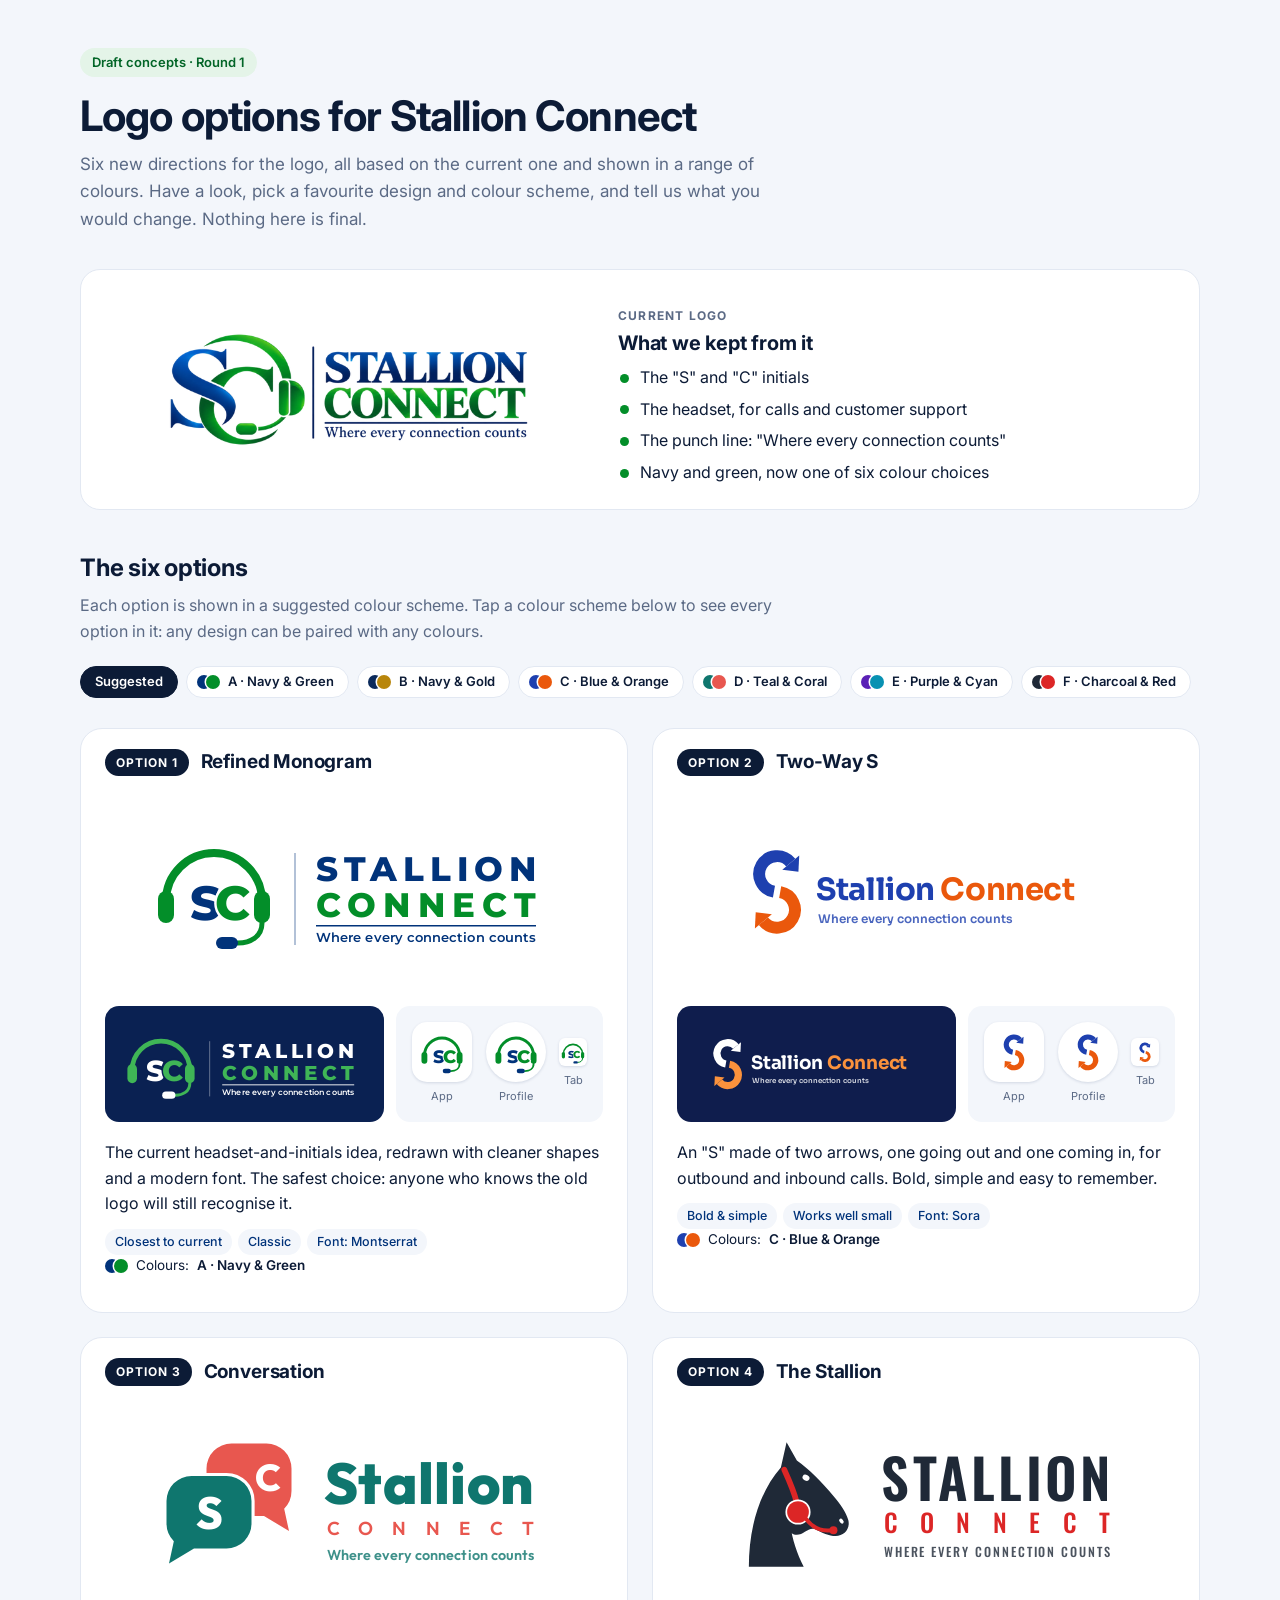
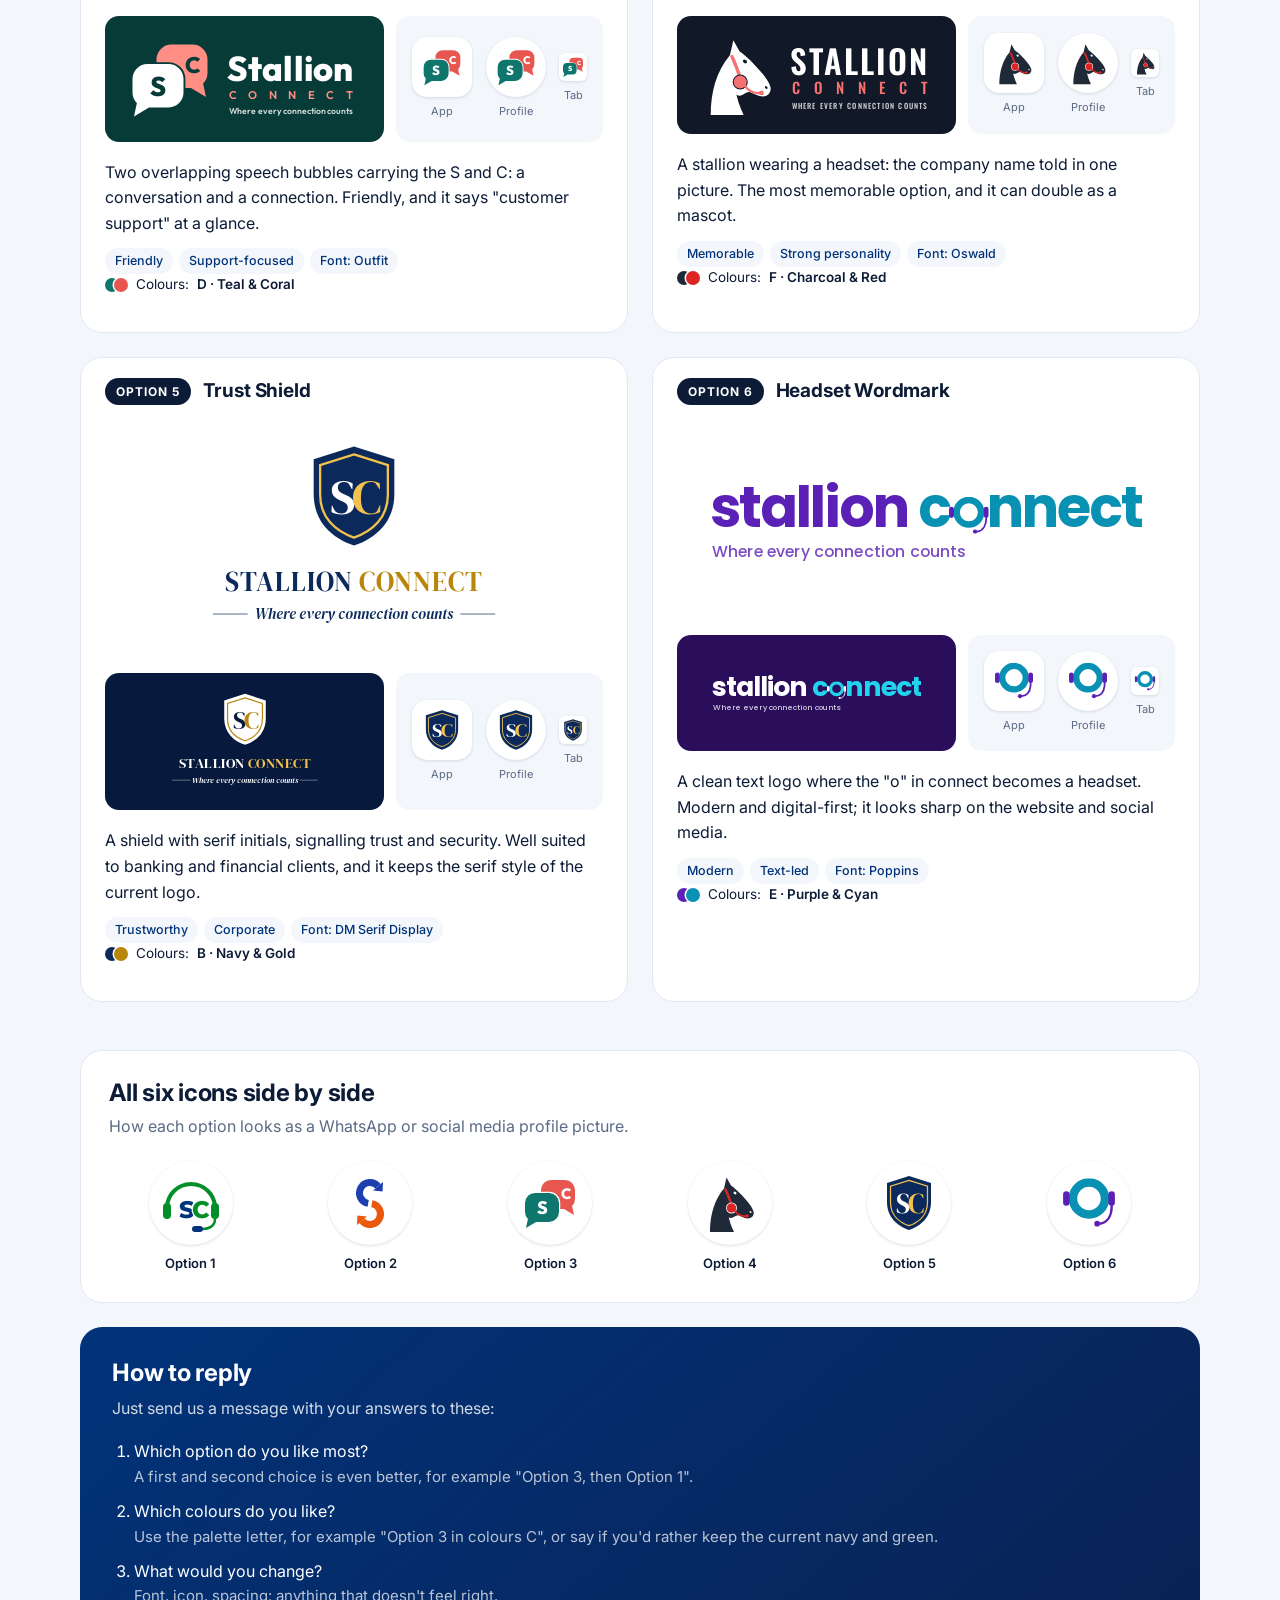
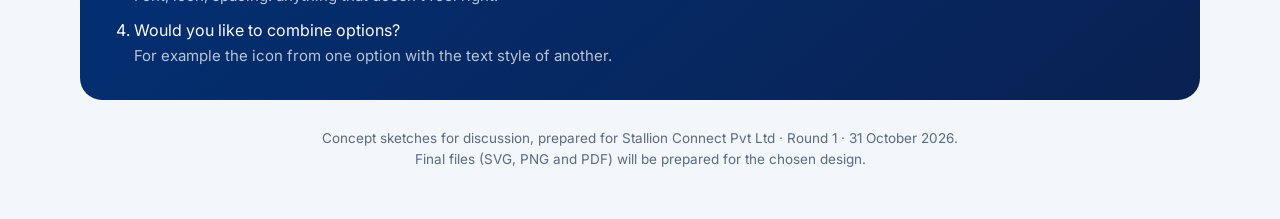
<file: logo-options.html>
<!DOCTYPE html>
<html lang="en">
<head>
  <meta charset="UTF-8">
  <meta name="viewport" content="width=device-width, initial-scale=1">
  <meta name="robots" content="noindex">
  <title>Logo Options · Stallion Connect</title>
  <meta name="description" content="Round 1 logo concepts for Stallion Connect Pvt Ltd.">
  <link rel="icon" href="favicon.ico" sizes="any">
  <link rel="preconnect" href="https://fonts.googleapis.com">
  <link rel="preconnect" href="https://fonts.gstatic.com" crossorigin>
  <link rel="stylesheet" href="https://fonts.googleapis.com/css2?family=DM+Serif+Display:ital@0;1&amp;family=Inter:wght@400;500;600;700&amp;family=Montserrat:wght@600;700;800&amp;family=Oswald:wght@500;600&amp;family=Outfit:wght@600;800&amp;family=Poppins:wght@500;700&amp;family=Sora:wght@600;700&amp;display=swap">
  <style>
    :root {
      --ink: #0c1b36;
      --text: #33415c;
      --muted: #5b6a85;
      --line: #e2e8f2;
      --page: #f3f6fb;
      --navy: #01337a;
      --navy-deep: #0a2152;
      --green: #038e29;
      --green-soft: #e4f4e8;
    }

    /* Colour palettes: --p main colour, --a accent, --ab brighter accent, --deep dark background */
    :root, .pal-a { --p: #01337a; --a: #038e29; --ab: #3fb556; --deep: #0a2152; }
    .pal-b { --p: #0b2a5b; --a: #b8860b; --ab: #f2c14e; --deep: #071a3d; }
    .pal-c { --p: #1e40af; --a: #ea580c; --ab: #fb923c; --deep: #0f1d4d; }
    .pal-d { --p: #0f766e; --a: #e8574f; --ab: #ff8f85; --deep: #073b37; }
    .pal-e { --p: #5b21b6; --a: #0891b2; --ab: #22d3ee; --deep: #2a0e5c; }
    .pal-f { --p: #1f2937; --a: #dc2626; --ab: #f87171; --deep: #111827; }

    /* Logo colour sets: every logo reads --n, --g, --gk, --bg and --k, built from the palette above */
    .light { --n: var(--p); --g: var(--a); --gk: var(--ab); --bg: #fff; --k: #fff; }
    .dark { --n: #fff; --g: var(--ab); --gk: var(--a); --bg: var(--deep); --k: var(--deep); }

    * { box-sizing: border-box; }
    body {
      margin: 0;
      background: var(--page);
      color: var(--text);
      font: 16px/1.6 Inter, system-ui, -apple-system, "Segoe UI", Roboto, sans-serif;
      -webkit-font-smoothing: antialiased;
    }
    h1, h2, h3 { margin: 0; color: var(--ink); line-height: 1.2; letter-spacing: -0.01em; }
    svg { display: block; }
    .wrap { width: min(100% - 32px, 1120px); margin-inline: auto; }

    /* Intro */
    .top { padding: 48px 0 8px; }
    .pill {
      display: inline-block;
      padding: 4px 12px;
      border-radius: 999px;
      background: var(--green-soft);
      color: #026527;
      font-size: 13px;
      font-weight: 600;
    }
    .top h1 { margin: 14px 0 10px; font-size: clamp(28px, 4.2vw, 42px); letter-spacing: -0.02em; }
    .top p { max-width: 66ch; margin: 0; font-size: 17px; color: var(--muted); }

    .current {
      display: grid;
      grid-template-columns: minmax(0, 1fr) minmax(0, 1.15fr);
      gap: 28px;
      align-items: center;
      margin: 28px 0 44px;
      padding: 24px 28px;
      background: #fff;
      border: 1px solid var(--line);
      border-radius: 20px;
    }
    .current img { width: 100%; max-width: 360px; height: auto; margin-inline: auto; }
    .label { margin-bottom: 6px; font-size: 12px; font-weight: 700; letter-spacing: .1em; text-transform: uppercase; color: var(--muted); }
    .current h2 { margin-bottom: 10px; font-size: 20px; }
    .kept { display: grid; gap: 6px; margin: 0; padding: 0; list-style: none; }
    .kept li { position: relative; padding-left: 22px; color: var(--ink); }
    .kept li::before {
      content: "";
      position: absolute;
      top: .55em;
      left: 2px;
      width: 9px;
      height: 9px;
      border-radius: 50%;
      background: var(--green);
    }

    /* Option cards */
    .section-title { margin: 0 0 18px; font-size: 24px; }
    .options { display: grid; grid-template-columns: repeat(2, minmax(0, 1fr)); gap: 24px; }

    .option {
      display: flex;
      flex-direction: column;
      overflow: hidden;
      background: #fff;
      border: 1px solid var(--line);
      border-radius: 22px;
      scroll-margin-top: 72px; /* clears the sticky colour bar */
    }
    .option-head { display: flex; align-items: center; gap: 12px; padding: 20px 24px 0; }
    .num {
      flex: none;
      padding: 4px 11px;
      border-radius: 999px;
      background: var(--ink);
      color: #fff;
      font-size: 12px;
      font-weight: 700;
      letter-spacing: .08em;
      text-transform: uppercase;
    }
    .option-head h2 { font-size: 19px; }

    .stage { display: grid; place-items: center; container-type: inline-size; }
    .stage.dark { background: var(--bg); }
    .stage.main { min-height: 230px; padding: 36px 32px; }
    .stage.main svg { width: 100%; max-width: 400px; height: auto; }
    .stage.main svg.tall { max-width: 330px; }

    .variants { display: grid; grid-template-columns: minmax(0, 1.35fr) minmax(0, 1fr); gap: 12px; padding: 0 24px; }
    .variants .stage { min-height: 116px; padding: 18px; border-radius: 14px; }
    .variants .stage svg { width: 100%; max-width: 240px; height: auto; }
    .variants .stage svg.tall { max-width: 170px; }

    .icons {
      display: flex;
      align-items: center;
      justify-content: space-evenly;
      gap: 10px;
      padding: 12px;
      background: var(--page);
      border-radius: 14px;
    }
    .icon-demo { display: grid; justify-items: center; gap: 6px; font-size: 11px; color: var(--muted); }
    .tile { display: grid; place-items: center; background: #fff; box-shadow: 0 1px 3px rgb(10 33 82 / .14); }
    .tile.app { width: 60px; height: 60px; padding: 8px; border-radius: 15px; }
    .tile.dp { width: 60px; height: 60px; padding: 8px; border-radius: 50%; }
    .tile.fav { width: 28px; height: 28px; padding: 2px; border-radius: 6px; }
    .tile svg { width: 100%; height: 100%; }

    .desc { padding: 18px 24px 24px; }
    .desc p { margin: 0 0 12px; color: var(--ink); }
    .tags { display: flex; flex-wrap: wrap; gap: 6px; margin: 0; padding: 0; list-style: none; }
    .tags li { padding: 3px 10px; border-radius: 999px; background: var(--page); color: var(--navy); font-size: 12.5px; font-weight: 500; }
    .pal-note { display: flex; align-items: center; gap: 8px; margin: 14px 0 0; font-size: 13.5px; color: var(--muted); }
    .pal-note strong { font-weight: 600; color: var(--ink); }

    /* Colour switcher */
    .palette-intro { max-width: 70ch; margin: -8px 0 12px; color: var(--muted); }
    .palette-bar {
      position: sticky;
      top: 0;
      z-index: 10;
      display: flex;
      gap: 8px;
      margin: 0 0 20px;
      padding: 10px 0;
      overflow-x: auto;
      background: rgb(243 246 251 / .94);
      -webkit-backdrop-filter: blur(8px);
      backdrop-filter: blur(8px);
      scrollbar-width: none;
    }
    .palette-bar::-webkit-scrollbar { display: none; }
    .palette-bar button {
      display: inline-flex;
      flex: none;
      align-items: center;
      gap: 8px;
      padding: 7px 14px 7px 10px;
      border: 1px solid var(--line);
      border-radius: 999px;
      background: #fff;
      color: var(--ink);
      font: 600 13px/1.2 Inter, system-ui, sans-serif;
      white-space: nowrap;
      cursor: pointer;
    }
    .palette-bar button:first-child { padding-left: 14px; }
    .palette-bar button:hover { border-color: var(--ink); }
    .palette-bar button:focus-visible { outline: 3px solid var(--green); outline-offset: 2px; }
    .palette-bar button[aria-pressed="true"] { border-color: var(--ink); background: var(--ink); color: #fff; }

    /* Two-dot swatch showing the palette's main colour and accent */
    .sw { display: inline-flex; flex: none; }
    .sw::before, .sw::after { content: ""; width: 14px; height: 14px; border-radius: 50%; background: var(--p); box-shadow: 0 0 0 1.5px #fff; }
    .sw::after { margin-left: -5px; background: var(--a); }

    /* Option 6 is a typed wordmark, so it is built in HTML */
    .wm6 {
      display: flex;
      align-items: baseline;
      font-family: Poppins, sans-serif;
      font-weight: 700;
      font-size: 11.5cqi;
      line-height: 1;
      letter-spacing: -0.035em;
      white-space: nowrap;
    }
    .wm6 .n { color: var(--n); }
    .wm6 .g { color: var(--g); }
    /* Ring = 100 of 122 units tall = 0.56em (x-height); shifted down so the ring, not the mic, sits on the baseline */
    .stage .wm6 .o { display: inline-block; width: .717em; max-width: none; height: .683em; margin: 0 -.025em; transform: translateY(.123em); }
    .variants .wm6 { font-size: 11cqi; }
    .wm6-lockup { display: grid; justify-items: start; }
    .wm6-tag { margin: .5em 0 0 .15em; font: 500 3.3cqi/1 Poppins, sans-serif; letter-spacing: .01em; color: var(--n); opacity: .8; }
    .variants .wm6-tag { font-size: 3.15cqi; }

    /* Comparison */
    .compare { margin: 48px 0 0; padding: 28px; background: #fff; border: 1px solid var(--line); border-radius: 22px; }
    .compare > p { margin: 6px 0 22px; color: var(--muted); }
    .dp-row { display: grid; grid-template-columns: repeat(6, minmax(0, 1fr)); gap: 16px; }
    .dp-row figure { display: grid; justify-items: center; gap: 8px; margin: 0; }
    .dp-row .tile.dp { width: 84px; height: 84px; padding: 12px; }
    .dp-row figcaption { font-size: 13px; font-weight: 600; color: var(--ink); }

    /* Feedback */
    .feedback {
      margin: 24px 0 0;
      padding: 32px;
      border-radius: 22px;
      background: linear-gradient(140deg, var(--navy) 0%, var(--navy-deep) 100%);
      color: rgb(255 255 255 / .82);
    }
    .feedback h2 { color: #fff; font-size: 24px; }
    .feedback > p { margin: 8px 0 18px; }
    .feedback ol { display: grid; gap: 10px; margin: 0; padding-left: 22px; }
    .feedback li { color: #fff; }
    .feedback li span { display: block; color: rgb(255 255 255 / .72); font-size: 15px; }

    footer { padding: 28px 0 48px; font-size: 13.5px; color: var(--muted); text-align: center; }

    @media (max-width: 900px) {
      .options { grid-template-columns: minmax(0, 1fr); }
      .current { grid-template-columns: minmax(0, 1fr); }
    }
    @media (max-width: 560px) {
      .top { padding-top: 32px; }
      .stage.main { min-height: 180px; padding: 28px 20px; }
      .option-head, .desc { padding-inline: 18px; }
      .variants { grid-template-columns: minmax(0, 1fr); padding: 0 18px; }
      .dp-row { grid-template-columns: repeat(3, minmax(0, 1fr)); }
      .compare, .feedback { padding: 22px 18px; }
    }
  </style>
</head>
<body>
  <!-- Logo artwork. Each logo is a symbol that reads its colours from the
       --n (navy part), --g (green part), --bg (background) and --k (cut-out) variables. -->
  <svg width="0" height="0" style="position:absolute" aria-hidden="true">
    <defs>
      <!-- Option 1: refined monogram -->
      <symbol id="o1-icon" viewBox="0 0 120 120">
        <path d="M12 70A48 48 0 0 1 108 70" fill="none" stroke-width="8" stroke-linecap="round" style="stroke:var(--g)"/>
        <rect x="4" y="60" width="16" height="32" rx="8" style="fill:var(--g)"/>
        <rect x="100" y="60" width="16" height="32" rx="8" style="fill:var(--g)"/>
        <path d="M108 92C108 106 96 112 84 112" fill="none" stroke-width="5" stroke-linecap="round" style="stroke:var(--g)"/>
        <rect x="62" y="106" width="22" height="12" rx="6" style="fill:var(--n)"/>
        <text x="63" y="89" text-anchor="middle" font-family="Montserrat" font-weight="800" font-size="48" letter-spacing="-6" stroke-width="5" paint-order="stroke" style="stroke:var(--bg)"><tspan style="fill:var(--n)">S</tspan><tspan style="fill:var(--g)">C</tspan></text>
      </symbol>
      <symbol id="o1-logo" viewBox="0 0 400 120">
        <use href="#o1-icon" width="120" height="120"/>
        <rect x="140" y="22" width="2" height="92" opacity=".3" style="fill:var(--n)"/>
        <text x="162" y="50" font-family="Montserrat" font-weight="800" font-size="34" textLength="220" lengthAdjust="spacing" style="fill:var(--n)">STALLION</text>
        <text x="162" y="86" font-family="Montserrat" font-weight="800" font-size="34" textLength="220" lengthAdjust="spacing" style="fill:var(--g)">CONNECT</text>
        <rect x="162" y="94" width="220" height="1.5" style="fill:var(--n)"/>
        <text x="162" y="111" font-family="Montserrat" font-weight="600" font-size="12.5" textLength="220" lengthAdjust="spacing" style="fill:var(--n)">Where every connection counts</text>
      </symbol>

      <!-- Option 2: two-way S (inbound and outbound arrows) -->
      <symbol id="o2-icon" viewBox="0 0 120 120">
        <path d="M76.09 26.5A21 21 0 1 0 56.35 60.68" fill="none" stroke-width="14" style="stroke:var(--n)"/>
        <path d="M63.65 61.32A21 21 0 1 1 43.91 95.5" fill="none" stroke-width="14" style="stroke:var(--g)"/>
        <path d="M85.09 37.22 66.13 34.86 86.05 18.14Z" style="fill:var(--n)"/>
        <path d="M34.91 84.78 53.87 87.14 33.95 103.86Z" style="fill:var(--g)"/>
      </symbol>
      <symbol id="o2-logo" viewBox="0 0 470 120">
        <use href="#o2-icon" width="120" height="120"/>
        <text x="106" y="70" font-family="Sora" font-weight="700" font-size="36" letter-spacing="-0.5"><tspan style="fill:var(--n)">Stallion</tspan><tspan style="fill:var(--g)"> Connect</tspan></text>
        <text x="108" y="97" font-family="Sora" font-weight="600" font-size="14" opacity=".8" style="fill:var(--n)">Where every connection counts</text>
      </symbol>

      <!-- Option 3: conversation bubbles -->
      <symbol id="o3-icon" viewBox="0 0 120 120">
        <path d="M62 14H90A20 20 0 0 1 110 34V52A20 20 0 0 1 104.14 66.14L108 84L88 72H62A20 20 0 0 1 42 52V34A20 20 0 0 1 62 14Z" style="fill:var(--g)"/>
        <text x="91" y="52" text-anchor="middle" font-family="Outfit" font-weight="800" font-size="30" style="fill:var(--k)">C</text>
        <path d="M30 40H58A20 20 0 0 1 78 60V78A20 20 0 0 1 58 98H32L12 110L15.86 92.14A20 20 0 0 1 10 78V60A20 20 0 0 1 30 40Z" stroke-width="5" stroke-linejoin="round" paint-order="stroke" style="fill:var(--n);stroke:var(--bg)"/>
        <text x="44" y="82" text-anchor="middle" font-family="Outfit" font-weight="800" font-size="36" style="fill:var(--k)">S</text>
      </symbol>
      <symbol id="o3-logo" viewBox="0 0 320 120">
        <use href="#o3-icon" width="120" height="120"/>
        <text x="136" y="62" font-family="Outfit" font-weight="800" font-size="46" textLength="168" lengthAdjust="spacing" style="fill:var(--n)">Stallion</text>
        <text x="138" y="87" font-family="Outfit" font-weight="600" font-size="15" textLength="166" lengthAdjust="spacing" style="fill:var(--g)">CONNECT</text>
        <text x="138" y="107" font-family="Outfit" font-weight="600" font-size="11.5" textLength="166" lengthAdjust="spacing" opacity=".8" style="fill:var(--n)">Where every connection counts</text>
      </symbol>

      <!-- Option 4: stallion with headset -->
      <symbol id="o4-icon" viewBox="0 0 120 120">
        <path d="M20 118C20 86 28 54 48 31L53 9L62 25C72 32 84 44 94 56C100 63 105 70 107 77C109 85 103 91 96 91C90 91 84 88 78 85C72 83 68 90 62 90C56 90 54 84 56 80C58 94 62 106 68 118Z" style="fill:var(--n)"/>
        <ellipse cx="70" cy="40" rx="3.2" ry="2.5" transform="rotate(30 70 40)" style="fill:var(--k)"/>
        <ellipse cx="101" cy="78" rx="2.4" ry="1.6" transform="rotate(50 101 78)" style="fill:var(--k)"/>
        <path d="M51 33C56 44 60 54 62 62" fill="none" stroke-width="5" stroke-linecap="round" style="stroke:var(--g)"/>
        <circle cx="63" cy="70" r="9.5" stroke-width="3" paint-order="stroke" style="fill:var(--g);stroke:var(--bg)"/>
        <path d="M70 76C76 84 84 87 92 86" fill="none" stroke-width="3.5" stroke-linecap="round" style="stroke:var(--g)"/>
        <circle cx="94" cy="86" r="3.5" style="fill:var(--g)"/>
      </symbol>
      <symbol id="o4-logo" viewBox="0 0 350 120">
        <use href="#o4-icon" width="120" height="120"/>
        <text x="136" y="60" font-family="Oswald" font-weight="600" font-size="48" textLength="200" lengthAdjust="spacing" style="fill:var(--n)">STALLION</text>
        <text x="138" y="88" font-family="Oswald" font-weight="500" font-size="22" textLength="198" lengthAdjust="spacing" style="fill:var(--g)">CONNECT</text>
        <text x="138" y="109" font-family="Oswald" font-weight="500" font-size="11" textLength="198" lengthAdjust="spacing" opacity=".8" style="fill:var(--n)">WHERE EVERY CONNECTION COUNTS</text>
      </symbol>

      <!-- Option 5: trust shield (vertical layout) -->
      <symbol id="o5-icon" viewBox="0 0 120 120">
        <path d="M60 6L104 20V58C104 88 84 106 60 114C36 106 16 88 16 58V20Z" style="fill:var(--n)"/>
        <path d="M60 6L104 20V58C104 88 84 106 60 114C36 106 16 88 16 58V20Z" fill="none" stroke-width="3" transform="translate(60 60) scale(.84) translate(-60 -60)" style="stroke:var(--gk)"/>
        <text x="60" y="80" text-anchor="middle" font-family="DM Serif Display" font-size="54" letter-spacing="-4"><tspan style="fill:var(--k)">S</tspan><tspan style="fill:var(--gk)">C</tspan></text>
      </symbol>
      <symbol id="o5-logo" viewBox="0 0 360 214">
        <use href="#o5-icon" x="120" width="120" height="120"/>
        <text x="180" y="164" text-anchor="middle" font-family="DM Serif Display" font-size="30" letter-spacing="1"><tspan style="fill:var(--n)">STALLION</tspan><tspan style="fill:var(--g)"> CONNECT</tspan></text>
        <rect x="26" y="188" width="38" height="1.5" opacity=".5" style="fill:var(--n)"/>
        <rect x="296" y="188" width="38" height="1.5" opacity=".5" style="fill:var(--n)"/>
        <text x="180" y="194" text-anchor="middle" font-family="DM Serif Display" font-style="italic" font-size="16" style="fill:var(--n)">Where every connection counts</text>
      </symbol>

      <!-- Option 6: headset "o". The ring (0–100) matches Poppins Bold's x-height and stroke;
           the wordmark itself is HTML text -->
      <symbol id="o6-o" viewBox="-14 0 128 122">
        <circle cx="50" cy="50" r="39.5" fill="none" stroke-width="21" style="stroke:var(--g)"/>
        <rect x="-14" y="32" width="16" height="36" rx="8" style="fill:var(--n)"/>
        <rect x="98" y="32" width="16" height="36" rx="8" style="fill:var(--n)"/>
        <path d="M106 68C106 92 96 110 76 112" fill="none" stroke-width="6" stroke-linecap="round" style="stroke:var(--n)"/>
        <circle cx="70" cy="112" r="7" style="fill:var(--n)"/>
      </symbol>
      <symbol id="o6-icon" viewBox="-24 -13 148 148">
        <use href="#o6-o" x="-14" width="128" height="122"/>
      </symbol>
    </defs>
  </svg>

  <header class="top wrap">
    <span class="pill">Draft concepts · Round 1</span>
    <h1>Logo options for Stallion Connect</h1>
    <p>Six new directions for the logo, all based on the current one and shown in a range of colours. Have a look, pick a favourite design and colour scheme, and tell us what you would change. Nothing here is final.</p>
  </header>

  <main class="wrap">
    <section class="current" aria-labelledby="current-title">
      <img src="assets/img/logo.png" alt="Current Stallion Connect logo" width="577" height="180">
      <div>
        <p class="label">Current logo</p>
        <h2 id="current-title">What we kept from it</h2>
        <ul class="kept">
          <li>The "S" and "C" initials</li>
          <li>The headset, for calls and customer support</li>
          <li>The punch line: "Where every connection counts"</li>
          <li>Navy and green, now one of six colour choices</li>
        </ul>
      </div>
    </section>

    <h2 class="section-title">The six options</h2>
    <p class="palette-intro">Each option is shown in a suggested colour scheme. Tap a colour scheme below to see every option in it: any design can be paired with any colours.</p>
    <div class="palette-bar" role="group" aria-label="Colour schemes">
      <button type="button" data-pal="" aria-pressed="true">Suggested</button>
      <button type="button" class="pal-a" data-pal="a" aria-pressed="false"><span class="sw"></span>A · Navy &amp; Green</button>
      <button type="button" class="pal-b" data-pal="b" aria-pressed="false"><span class="sw"></span>B · Navy &amp; Gold</button>
      <button type="button" class="pal-c" data-pal="c" aria-pressed="false"><span class="sw"></span>C · Blue &amp; Orange</button>
      <button type="button" class="pal-d" data-pal="d" aria-pressed="false"><span class="sw"></span>D · Teal &amp; Coral</button>
      <button type="button" class="pal-e" data-pal="e" aria-pressed="false"><span class="sw"></span>E · Purple &amp; Cyan</button>
      <button type="button" class="pal-f" data-pal="f" aria-pressed="false"><span class="sw"></span>F · Charcoal &amp; Red</button>
    </div>
    <div class="options">

      <!-- Option 1 -->
      <article class="option pal-a" id="option-1" data-pal-default="a">
        <div class="option-head"><span class="num">Option 1</span><h2>Refined Monogram</h2></div>
        <div class="stage main light"><svg viewBox="0 0 400 120" role="img" aria-label="Option 1 logo"><use href="#o1-logo" width="400" height="120"/></svg></div>
        <div class="variants">
          <div class="stage dark"><svg viewBox="0 0 400 120" aria-hidden="true"><use href="#o1-logo" width="400" height="120"/></svg></div>
          <div class="icons light">
            <div class="icon-demo"><div class="tile app"><svg viewBox="0 0 120 120"><use href="#o1-icon" width="120" height="120"/></svg></div>App</div>
            <div class="icon-demo"><div class="tile dp"><svg viewBox="0 0 120 120"><use href="#o1-icon" width="120" height="120"/></svg></div>Profile</div>
            <div class="icon-demo"><div class="tile fav"><svg viewBox="0 0 120 120"><use href="#o1-icon" width="120" height="120"/></svg></div>Tab</div>
          </div>
        </div>
        <div class="desc">
          <p>The current headset-and-initials idea, redrawn with cleaner shapes and a modern font. The safest choice: anyone who knows the old logo will still recognise it.</p>
          <ul class="tags"><li>Closest to current</li><li>Classic</li><li>Font: Montserrat</li></ul>
          <p class="pal-note"><span class="sw"></span>Colours: <strong class="pal-name">A · Navy &amp; Green</strong></p>
        </div>
      </article>

      <!-- Option 2 -->
      <article class="option pal-c" id="option-2" data-pal-default="c">
        <div class="option-head"><span class="num">Option 2</span><h2>Two-Way S</h2></div>
        <div class="stage main light"><svg viewBox="0 0 470 120" role="img" aria-label="Option 2 logo"><use href="#o2-logo" width="470" height="120"/></svg></div>
        <div class="variants">
          <div class="stage dark"><svg viewBox="0 0 470 120" aria-hidden="true"><use href="#o2-logo" width="470" height="120"/></svg></div>
          <div class="icons light">
            <div class="icon-demo"><div class="tile app"><svg viewBox="0 0 120 120"><use href="#o2-icon" width="120" height="120"/></svg></div>App</div>
            <div class="icon-demo"><div class="tile dp"><svg viewBox="0 0 120 120"><use href="#o2-icon" width="120" height="120"/></svg></div>Profile</div>
            <div class="icon-demo"><div class="tile fav"><svg viewBox="0 0 120 120"><use href="#o2-icon" width="120" height="120"/></svg></div>Tab</div>
          </div>
        </div>
        <div class="desc">
          <p>An "S" made of two arrows, one going out and one coming in, for outbound and inbound calls. Bold, simple and easy to remember.</p>
          <ul class="tags"><li>Bold &amp; simple</li><li>Works well small</li><li>Font: Sora</li></ul>
          <p class="pal-note"><span class="sw"></span>Colours: <strong class="pal-name">C · Blue &amp; Orange</strong></p>
        </div>
      </article>

      <!-- Option 3 -->
      <article class="option pal-d" id="option-3" data-pal-default="d">
        <div class="option-head"><span class="num">Option 3</span><h2>Conversation</h2></div>
        <div class="stage main light"><svg viewBox="0 0 320 120" role="img" aria-label="Option 3 logo"><use href="#o3-logo" width="320" height="120"/></svg></div>
        <div class="variants">
          <div class="stage dark"><svg viewBox="0 0 320 120" aria-hidden="true"><use href="#o3-logo" width="320" height="120"/></svg></div>
          <div class="icons light">
            <div class="icon-demo"><div class="tile app"><svg viewBox="0 0 120 120"><use href="#o3-icon" width="120" height="120"/></svg></div>App</div>
            <div class="icon-demo"><div class="tile dp"><svg viewBox="0 0 120 120"><use href="#o3-icon" width="120" height="120"/></svg></div>Profile</div>
            <div class="icon-demo"><div class="tile fav"><svg viewBox="0 0 120 120"><use href="#o3-icon" width="120" height="120"/></svg></div>Tab</div>
          </div>
        </div>
        <div class="desc">
          <p>Two overlapping speech bubbles carrying the S and C: a conversation and a connection. Friendly, and it says "customer support" at a glance.</p>
          <ul class="tags"><li>Friendly</li><li>Support-focused</li><li>Font: Outfit</li></ul>
          <p class="pal-note"><span class="sw"></span>Colours: <strong class="pal-name">D · Teal &amp; Coral</strong></p>
        </div>
      </article>

      <!-- Option 4 -->
      <article class="option pal-f" id="option-4" data-pal-default="f">
        <div class="option-head"><span class="num">Option 4</span><h2>The Stallion</h2></div>
        <div class="stage main light"><svg viewBox="0 0 350 120" role="img" aria-label="Option 4 logo"><use href="#o4-logo" width="350" height="120"/></svg></div>
        <div class="variants">
          <div class="stage dark"><svg viewBox="0 0 350 120" aria-hidden="true"><use href="#o4-logo" width="350" height="120"/></svg></div>
          <div class="icons light">
            <div class="icon-demo"><div class="tile app"><svg viewBox="0 0 120 120"><use href="#o4-icon" width="120" height="120"/></svg></div>App</div>
            <div class="icon-demo"><div class="tile dp"><svg viewBox="0 0 120 120"><use href="#o4-icon" width="120" height="120"/></svg></div>Profile</div>
            <div class="icon-demo"><div class="tile fav"><svg viewBox="0 0 120 120"><use href="#o4-icon" width="120" height="120"/></svg></div>Tab</div>
          </div>
        </div>
        <div class="desc">
          <p>A stallion wearing a headset: the company name told in one picture. The most memorable option, and it can double as a mascot.</p>
          <ul class="tags"><li>Memorable</li><li>Strong personality</li><li>Font: Oswald</li></ul>
          <p class="pal-note"><span class="sw"></span>Colours: <strong class="pal-name">F · Charcoal &amp; Red</strong></p>
        </div>
      </article>

      <!-- Option 5 -->
      <article class="option pal-b" id="option-5" data-pal-default="b">
        <div class="option-head"><span class="num">Option 5</span><h2>Trust Shield</h2></div>
        <div class="stage main light"><svg class="tall" viewBox="0 0 360 214" role="img" aria-label="Option 5 logo"><use href="#o5-logo" width="360" height="214"/></svg></div>
        <div class="variants">
          <div class="stage dark"><svg class="tall" viewBox="0 0 360 214" aria-hidden="true"><use href="#o5-logo" width="360" height="214"/></svg></div>
          <div class="icons light">
            <div class="icon-demo"><div class="tile app"><svg viewBox="0 0 120 120"><use href="#o5-icon" width="120" height="120"/></svg></div>App</div>
            <div class="icon-demo"><div class="tile dp"><svg viewBox="0 0 120 120"><use href="#o5-icon" width="120" height="120"/></svg></div>Profile</div>
            <div class="icon-demo"><div class="tile fav"><svg viewBox="0 0 120 120"><use href="#o5-icon" width="120" height="120"/></svg></div>Tab</div>
          </div>
        </div>
        <div class="desc">
          <p>A shield with serif initials, signalling trust and security. Well suited to banking and financial clients, and it keeps the serif style of the current logo.</p>
          <ul class="tags"><li>Trustworthy</li><li>Corporate</li><li>Font: DM Serif Display</li></ul>
          <p class="pal-note"><span class="sw"></span>Colours: <strong class="pal-name">B · Navy &amp; Gold</strong></p>
        </div>
      </article>

      <!-- Option 6 -->
      <article class="option pal-e" id="option-6" data-pal-default="e">
        <div class="option-head"><span class="num">Option 6</span><h2>Headset Wordmark</h2></div>
        <div class="stage main light">
          <div class="wm6-lockup" role="img" aria-label="Option 6 logo: stallion connect, where every connection counts">
            <div class="wm6"><span class="n">stallion</span>&nbsp;<span class="g">c</span><svg class="o" viewBox="-14 0 128 122" aria-hidden="true"><use href="#o6-o" x="-14" width="128" height="122"/></svg><span class="g">nnect</span></div>
            <p class="wm6-tag">Where every connection counts</p>
          </div>
        </div>
        <div class="variants">
          <div class="stage dark">
            <div class="wm6-lockup" aria-hidden="true">
              <div class="wm6"><span class="n">stallion</span>&nbsp;<span class="g">c</span><svg class="o" viewBox="-14 0 128 122"><use href="#o6-o" x="-14" width="128" height="122"/></svg><span class="g">nnect</span></div>
              <p class="wm6-tag">Where every connection counts</p>
            </div>
          </div>
          <div class="icons light">
            <div class="icon-demo"><div class="tile app"><svg viewBox="0 0 120 120"><use href="#o6-icon" width="120" height="120"/></svg></div>App</div>
            <div class="icon-demo"><div class="tile dp"><svg viewBox="0 0 120 120"><use href="#o6-icon" width="120" height="120"/></svg></div>Profile</div>
            <div class="icon-demo"><div class="tile fav"><svg viewBox="0 0 120 120"><use href="#o6-icon" width="120" height="120"/></svg></div>Tab</div>
          </div>
        </div>
        <div class="desc">
          <p>A clean text logo where the "o" in connect becomes a headset. Modern and digital-first; it looks sharp on the website and social media.</p>
          <ul class="tags"><li>Modern</li><li>Text-led</li><li>Font: Poppins</li></ul>
          <p class="pal-note"><span class="sw"></span>Colours: <strong class="pal-name">E · Purple &amp; Cyan</strong></p>
        </div>
      </article>
    </div>

    <section class="compare" aria-labelledby="compare-title">
      <h2 id="compare-title">All six icons side by side</h2>
      <p>How each option looks as a WhatsApp or social media profile picture.</p>
      <div class="dp-row">
        <figure class="pal-a" data-pal-default="a"><div class="tile dp light"><svg viewBox="0 0 120 120" aria-hidden="true"><use href="#o1-icon" width="120" height="120"/></svg></div><figcaption>Option 1</figcaption></figure>
        <figure class="pal-c" data-pal-default="c"><div class="tile dp light"><svg viewBox="0 0 120 120" aria-hidden="true"><use href="#o2-icon" width="120" height="120"/></svg></div><figcaption>Option 2</figcaption></figure>
        <figure class="pal-d" data-pal-default="d"><div class="tile dp light"><svg viewBox="0 0 120 120" aria-hidden="true"><use href="#o3-icon" width="120" height="120"/></svg></div><figcaption>Option 3</figcaption></figure>
        <figure class="pal-f" data-pal-default="f"><div class="tile dp light"><svg viewBox="0 0 120 120" aria-hidden="true"><use href="#o4-icon" width="120" height="120"/></svg></div><figcaption>Option 4</figcaption></figure>
        <figure class="pal-b" data-pal-default="b"><div class="tile dp light"><svg viewBox="0 0 120 120" aria-hidden="true"><use href="#o5-icon" width="120" height="120"/></svg></div><figcaption>Option 5</figcaption></figure>
        <figure class="pal-e" data-pal-default="e"><div class="tile dp light"><svg viewBox="0 0 120 120" aria-hidden="true"><use href="#o6-icon" width="120" height="120"/></svg></div><figcaption>Option 6</figcaption></figure>
      </div>
    </section>

    <section class="feedback" aria-labelledby="feedback-title">
      <h2 id="feedback-title">How to reply</h2>
      <p>Just send us a message with your answers to these:</p>
      <ol>
        <li>Which option do you like most?<span>A first and second choice is even better, for example "Option 3, then Option 1".</span></li>
        <li>Which colours do you like?<span>Use the palette letter, for example "Option 3 in colours C", or say if you'd rather keep the current navy and green.</span></li>
        <li>What would you change?<span>Font, icon, spacing: anything that doesn't feel right.</span></li>
        <li>Would you like to combine options?<span>For example the icon from one option with the text style of another.</span></li>
      </ol>
    </section>
  </main>

  <footer class="wrap">
    Concept sketches for discussion, prepared for Stallion Connect Pvt Ltd · Round 1 · 31 October 2026.<br>
    Final files (SVG, PNG and PDF) will be prepared for the chosen design.
  </footer>

  <script>
    // Colour switcher: shows every option in the chosen palette; "Suggested" restores each option's own
    const palettes = { a: 'A · Navy & Green', b: 'B · Navy & Gold', c: 'C · Blue & Orange', d: 'D · Teal & Coral', e: 'E · Purple & Cyan', f: 'F · Charcoal & Red' };
    const palClasses = Object.keys(palettes).map((key) => `pal-${key}`);
    const palButtons = document.querySelectorAll('.palette-bar button');

    function showPalette(choice) {
      document.querySelectorAll('[data-pal-default]').forEach((el) => {
        const key = choice || el.dataset.palDefault;
        el.classList.remove(...palClasses);
        el.classList.add(`pal-${key}`);
        const name = el.querySelector('.pal-name');
        if (name) name.textContent = palettes[key];
      });
      palButtons.forEach((button) => button.setAttribute('aria-pressed', String(button.dataset.pal === choice)));
    }

    palButtons.forEach((button) => button.addEventListener('click', () => showPalette(button.dataset.pal)));
  </script>
</body>
</html>
</file>
